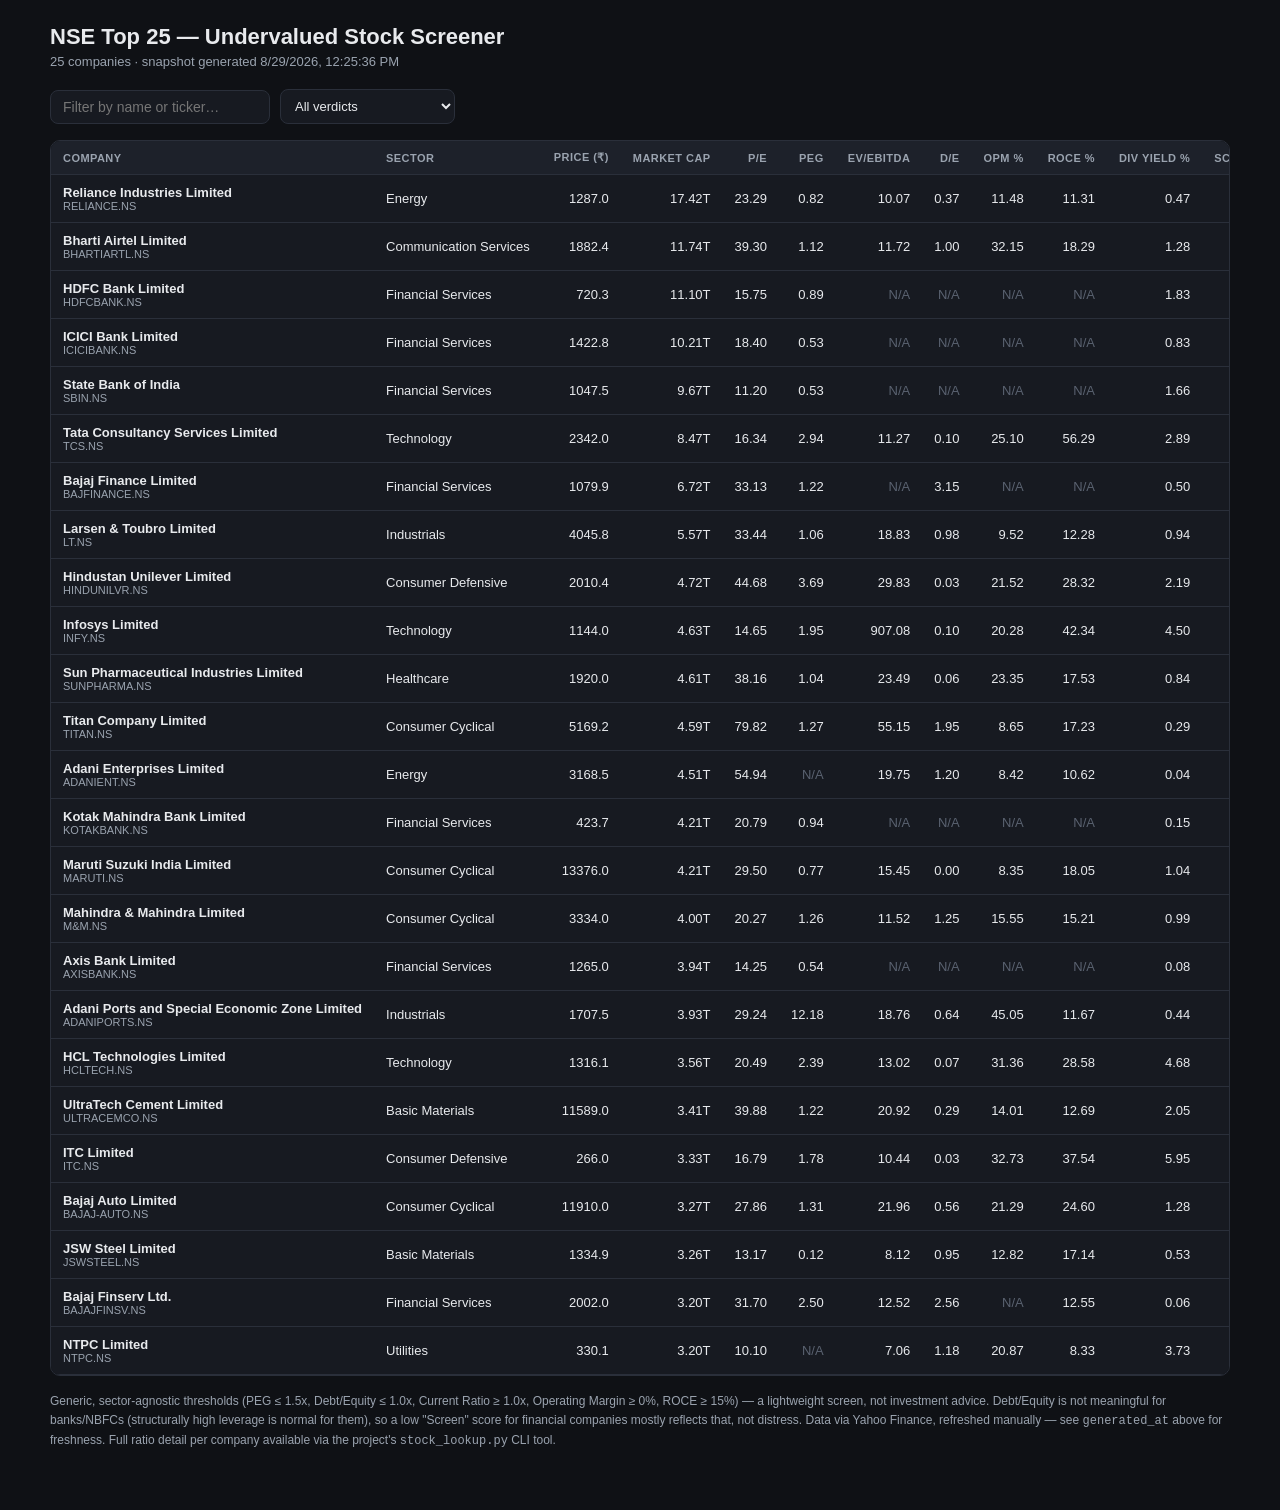
<file: docs/index.html>
<!doctype html>
<html lang="en">
<head>
<meta charset="utf-8" />
<meta name="viewport" content="width=device-width, initial-scale=1" />
<title>NSE Top 25 — Undervalued Stock Screener</title>
<style>
  :root {
    --bg: #0f1115;
    --panel: #171a21;
    --border: #2a2f3a;
    --text: #e8eaed;
    --muted: #9aa3af;
    --accent: #4f8cff;
    --pass: #3ecf8e;
    --fail: #ef5b5b;
    --na: #5a6270;
  }
  * { box-sizing: border-box; }
  body {
    margin: 0;
    background: var(--bg);
    color: var(--text);
    font-family: -apple-system, BlinkMacSystemFont, "Segoe UI", Roboto, sans-serif;
    padding: 24px 16px 60px;
  }
  .wrap { max-width: 1180px; margin: 0 auto; }
  h1 { font-size: 22px; margin: 0 0 4px; }
  .sub { color: var(--muted); font-size: 13px; margin-bottom: 20px; }
  .toolbar {
    display: flex;
    gap: 10px;
    flex-wrap: wrap;
    align-items: center;
    margin-bottom: 16px;
  }
  input[type="search"] {
    background: var(--panel);
    border: 1px solid var(--border);
    color: var(--text);
    padding: 8px 12px;
    border-radius: 8px;
    font-size: 14px;
    min-width: 220px;
  }
  select {
    background: var(--panel);
    border: 1px solid var(--border);
    color: var(--text);
    padding: 8px 10px;
    border-radius: 8px;
    font-size: 13px;
  }
  .table-wrap {
    overflow-x: auto;
    border: 1px solid var(--border);
    border-radius: 10px;
    background: var(--panel);
  }
  table { border-collapse: collapse; width: 100%; min-width: 900px; font-size: 13px; }
  th, td { padding: 10px 12px; text-align: right; white-space: nowrap; }
  th:first-child, td:first-child, th:nth-child(2), td:nth-child(2) { text-align: left; }
  thead th {
    position: sticky;
    top: 0;
    background: #1d212a;
    color: var(--muted);
    font-weight: 600;
    font-size: 11px;
    text-transform: uppercase;
    letter-spacing: 0.04em;
    cursor: pointer;
    user-select: none;
    border-bottom: 1px solid var(--border);
  }
  thead th:hover { color: var(--text); }
  tbody tr { border-bottom: 1px solid var(--border); }
  tbody tr:hover { background: #1c202a; }
  .name { font-weight: 600; }
  .ticker { color: var(--muted); font-size: 11px; }
  .badge {
    display: inline-block;
    padding: 2px 8px;
    border-radius: 999px;
    font-size: 11px;
    font-weight: 600;
  }
  .badge.strong { background: rgba(62,207,142,0.15); color: var(--pass); }
  .badge.mixed { background: rgba(79,140,255,0.15); color: var(--accent); }
  .badge.weak { background: rgba(239,91,91,0.15); color: var(--fail); }
  .na { color: var(--na); }
  .footnote { margin-top: 16px; color: var(--muted); font-size: 12px; line-height: 1.6; }
  .error { color: var(--fail); padding: 40px; text-align: center; }
</style>
</head>
<body>
<div class="wrap">
  <h1>NSE Top 25 — Undervalued Stock Screener</h1>
  <div class="sub" id="meta">Loading snapshot…</div>

  <div class="toolbar">
    <input type="search" id="search" placeholder="Filter by name or ticker…" />
    <select id="verdictFilter">
      <option value="">All verdicts</option>
      <option value="strong">Clears most thresholds</option>
      <option value="mixed">Mixed</option>
      <option value="weak">Fails most thresholds</option>
    </select>
  </div>

  <div class="table-wrap">
    <table id="tbl">
      <thead>
        <tr>
          <th data-key="name">Company</th>
          <th data-key="sector">Sector</th>
          <th data-key="price">Price (₹)</th>
          <th data-key="market_cap">Market Cap</th>
          <th data-key="trailing_pe">P/E</th>
          <th data-key="peg">PEG</th>
          <th data-key="ev_ebitda">EV/EBITDA</th>
          <th data-key="debt_equity">D/E</th>
          <th data-key="opm">OPM %</th>
          <th data-key="roce">ROCE %</th>
          <th data-key="dividend_yield">Div Yield %</th>
          <th data-key="score">Screen</th>
        </tr>
      </thead>
      <tbody id="tbody"></tbody>
    </table>
  </div>

  <div class="footnote">
    Generic, sector-agnostic thresholds (PEG ≤ 1.5x, Debt/Equity ≤ 1.0x, Current Ratio ≥ 1.0x, Operating Margin ≥ 0%, ROCE ≥ 15%) —
    a lightweight screen, not investment advice. Debt/Equity is not meaningful for banks/NBFCs (structurally high leverage is normal for them),
    so a low "Screen" score for financial companies mostly reflects that, not distress. Data via Yahoo Finance, refreshed manually —
    see <code>generated_at</code> above for freshness. Full ratio detail per company available via the project's <code>stock_lookup.py</code> CLI tool.
  </div>
</div>

<script>
let allRows = [];
let sortKey = "market_cap";
let sortDir = -1;

function fmtCap(v) {
  if (v == null) return "—";
  if (v >= 1e12) return (v / 1e12).toFixed(2) + "T";
  if (v >= 1e9) return (v / 1e9).toFixed(2) + "B";
  if (v >= 1e7) return (v / 1e7).toFixed(2) + "Cr";
  return v.toLocaleString();
}

function fmtNum(v, digits = 2) {
  return v == null ? '<span class="na">N/A</span>' : v.toFixed(digits);
}

function scoreBadge(passed, total) {
  if (total === 0) return '<span class="na">N/A</span>';
  const ratio = passed / total;
  let cls = "mixed";
  if (ratio >= 0.8) cls = "strong";
  else if (ratio < 0.4) cls = "weak";
  return `<span class="badge ${cls}">${passed}/${total}</span>`;
}

function scoreClass(passed, total) {
  if (total === 0) return "";
  const ratio = passed / total;
  if (ratio >= 0.8) return "strong";
  if (ratio < 0.4) return "weak";
  return "mixed";
}

function render() {
  const q = document.getElementById("search").value.trim().toLowerCase();
  const verdict = document.getElementById("verdictFilter").value;

  let rows = allRows.filter(r => {
    const matchesQ = !q || r.name.toLowerCase().includes(q) || r.ticker.toLowerCase().includes(q);
    const matchesV = !verdict || scoreClass(r.thresholds_passed, r.thresholds_total) === verdict;
    return matchesQ && matchesV;
  });

  rows.sort((a, b) => {
    let av = sortKey === "score" ? (a.thresholds_total ? a.thresholds_passed / a.thresholds_total : -1) : a[sortKey];
    let bv = sortKey === "score" ? (b.thresholds_total ? b.thresholds_passed / b.thresholds_total : -1) : b[sortKey];
    if (typeof av === "string") return sortDir * av.localeCompare(bv);
    av = av == null ? -Infinity : av;
    bv = bv == null ? -Infinity : bv;
    return sortDir * (av - bv);
  });

  const tbody = document.getElementById("tbody");
  tbody.innerHTML = rows.map(r => `
    <tr>
      <td><div class="name">${r.name}</div><div class="ticker">${r.ticker}</div></td>
      <td>${r.sector || '<span class="na">N/A</span>'}</td>
      <td>${fmtNum(r.price, 1)}</td>
      <td>${fmtCap(r.market_cap)}</td>
      <td>${fmtNum(r.trailing_pe)}</td>
      <td>${fmtNum(r.peg)}</td>
      <td>${fmtNum(r.ev_ebitda)}</td>
      <td>${fmtNum(r.debt_equity)}</td>
      <td>${fmtNum(r.opm)}</td>
      <td>${fmtNum(r.roce)}</td>
      <td>${fmtNum(r.dividend_yield)}</td>
      <td>${scoreBadge(r.thresholds_passed, r.thresholds_total)}</td>
    </tr>
  `).join("");
}

document.querySelectorAll("thead th[data-key]").forEach(th => {
  th.addEventListener("click", () => {
    const key = th.dataset.key;
    if (sortKey === key) sortDir *= -1;
    else { sortKey = key; sortDir = -1; }
    render();
  });
});
document.getElementById("search").addEventListener("input", render);
document.getElementById("verdictFilter").addEventListener("change", render);

fetch("data.json")
  .then(r => {
    if (!r.ok) throw new Error("data.json not found");
    return r.json();
  })
  .then(data => {
    allRows = data.companies;
    const generated = new Date(data.generated_at);
    document.getElementById("meta").textContent =
      `${data.companies.length} companies · snapshot generated ${generated.toLocaleString()}`;
    render();
  })
  .catch(err => {
    document.getElementById("tbody").innerHTML = "";
    document.querySelector(".table-wrap").outerHTML =
      `<div class="error">Couldn't load data.json (${err.message}). Run fetch_top25.py and push docs/data.json.</div>`;
  });
</script>
</body>
</html>
</file>
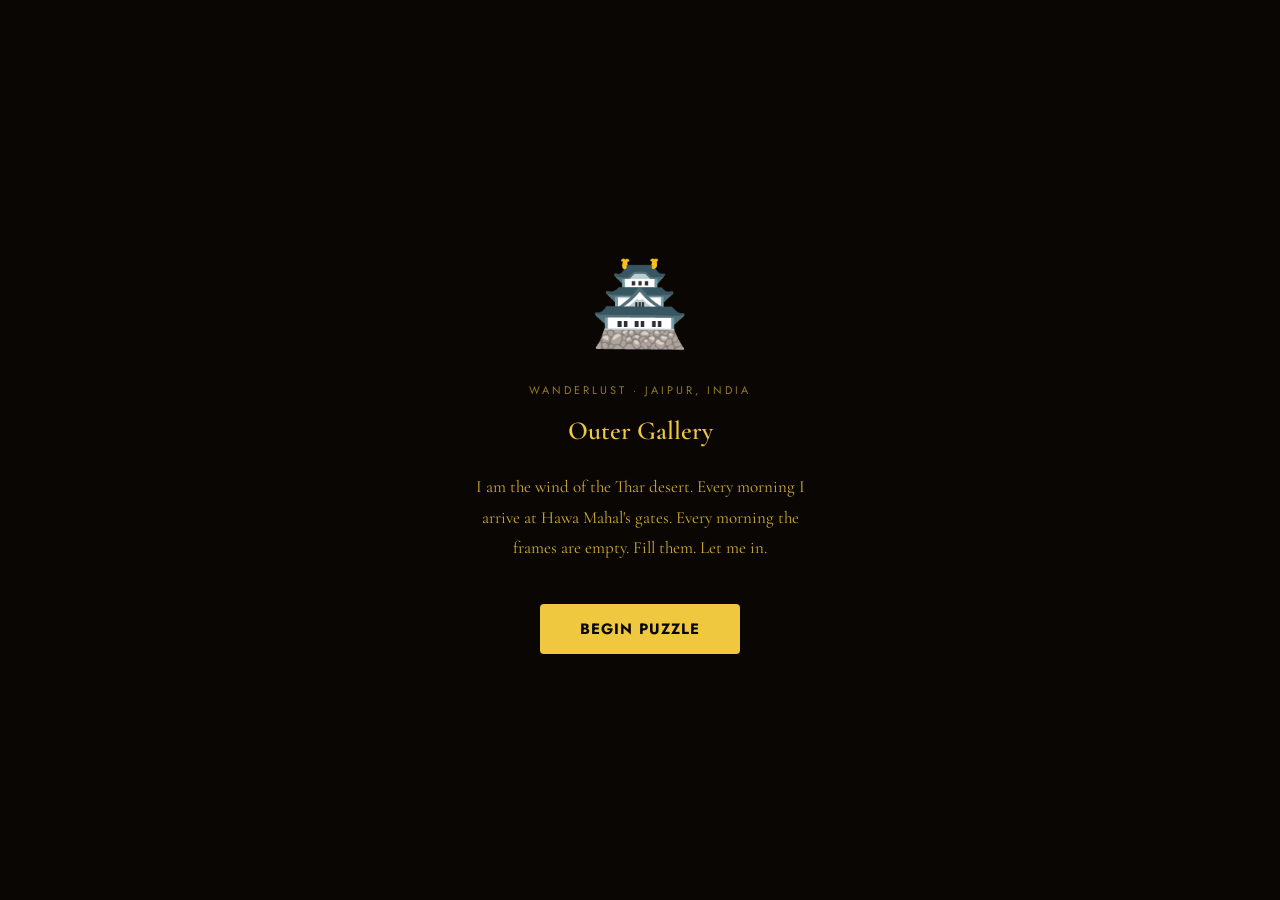
<file: wanderlust/index.html>
<!DOCTYPE html>
<html lang="en">
<head>
<meta charset="UTF-8">
<meta name="viewport" content="width=device-width, initial-scale=1.0">
<title>Wanderlust — Hawa Mahal</title>
<style>
* { box-sizing: border-box; margin: 0; padding: 0; }

body {
  font-family: 'Jost', sans-serif;
  background: #0A0603;
  color: #F0C840;
  min-height: 100vh;
  display: flex;
  flex-direction: column;
  align-items: center;
  justify-content: center;
  overflow: hidden;
}

#app {
  width: 100%;
  max-width: 420px;
  min-height: 100vh;
  display: flex;
  flex-direction: column;
  align-items: center;
  position: relative;
}

/* ── SCREENS ── */
.screen { display: none; width: 100%; flex-direction: column; align-items: center; padding: 20px; }
.screen.active { display: flex; }

/* ── SKY ── */
#sky {
  position: fixed; top: 0; left: 0; width: 100%; height: 100%;
  background: #0A0603;
  transition: background 1.5s ease;
  z-index: -1;
}

/* ── STORY SCREEN ── */
#story-screen { justify-content: center; min-height: 100vh; }
.story-badge { font-size: 11px; letter-spacing: 3px; text-transform: uppercase; opacity: 0.6; margin-bottom: 16px; }
.story-chapter { font-family: 'Cormorant Garamond', serif; font-size: 26px; font-weight: 600; text-align: center; margin-bottom: 24px; line-height: 1.3; }
.story-text { font-family: 'Cormorant Garamond', serif; font-size: 17px; line-height: 1.8; text-align: center; opacity: 0.85; max-width: 340px; margin-bottom: 40px; }
.story-palace { font-size: 80px; margin-bottom: 20px; }
.btn-primary {
  background: #F0C840; color: #0A0603;
  border: none; padding: 14px 40px;
  font-family: 'Jost', sans-serif; font-size: 15px; font-weight: 700;
  letter-spacing: 1px; text-transform: uppercase;
  cursor: pointer; border-radius: 4px;
  transition: opacity 0.2s;
}
.btn-primary:hover { opacity: 0.85; }

/* ── PUZZLE SCREEN ── */
#puzzle-screen { padding: 16px; }

.puzzle-header { width: 100%; display: flex; justify-content: space-between; align-items: center; margin-bottom: 12px; }
.puzzle-title { font-size: 13px; letter-spacing: 2px; text-transform: uppercase; opacity: 0.7; }
.puzzle-progress { font-size: 13px; opacity: 0.7; }

/* Palace illustration */
#palace-wrap { width: 100%; margin-bottom: 16px; }
#palace-svg { width: 100%; height: 120px; }

/* Window name */
#window-name { font-family: 'Cormorant Garamond', serif; font-size: 20px; text-align: center; margin-bottom: 4px; }
#window-sub { font-size: 11px; letter-spacing: 2px; text-transform: uppercase; opacity: 0.5; margin-bottom: 16px; }

/* Grid */
#grid-wrap {
  background: rgba(255,255,255,0.04);
  border: 1px solid rgba(240,200,64,0.15);
  border-radius: 8px;
  padding: 12px;
  margin-bottom: 16px;
  display: inline-block;
}
#grid {
  display: grid;
  gap: 3px;
}
.cell {
  width: 48px; height: 48px;
  border-radius: 4px;
  cursor: pointer;
  transition: background 0.15s, transform 0.1s;
  position: relative;
}
.cell.inactive { background: rgba(255,255,255,0.03); cursor: default; }
.cell.empty { background: rgba(240,200,64,0.08); border: 1px solid rgba(240,200,64,0.18); }
.cell.valid-target { background: rgba(240,200,64,0.25); border: 1px solid rgba(240,200,64,0.6); animation: pulse 0.8s infinite alternate; }
.cell.filled { cursor: pointer; }

@keyframes pulse { from { opacity: 0.7; } to { opacity: 1; } }

/* Tray */
#tray-label { font-size: 11px; letter-spacing: 2px; text-transform: uppercase; opacity: 0.4; margin-bottom: 10px; align-self: flex-start; }
#tray {
  width: 100%;
  display: flex;
  flex-wrap: wrap;
  gap: 8px;
  margin-bottom: 16px;
  min-height: 64px;
}
.piece-btn {
  display: grid;
  gap: 2px;
  padding: 6px;
  background: rgba(255,255,255,0.05);
  border: 2px solid transparent;
  border-radius: 6px;
  cursor: pointer;
  transition: border-color 0.15s, transform 0.1s;
}
.piece-btn:hover { transform: scale(1.05); }
.piece-btn.selected { border-color: #F0C840; }
.piece-cell {
  width: 16px; height: 16px;
  border-radius: 2px;
}

/* Controls */
#controls { display: flex; gap: 12px; width: 100%; }
#hint-btn {
  flex: 1; padding: 12px;
  background: transparent; border: 1px solid rgba(240,200,64,0.3);
  color: #F0C840; font-family: 'Jost', sans-serif; font-size: 13px;
  letter-spacing: 1px; text-transform: uppercase;
  cursor: pointer; border-radius: 4px; transition: border-color 0.2s;
}
#hint-btn:hover { border-color: #F0C840; }
#reset-btn {
  padding: 12px 20px;
  background: transparent; border: 1px solid rgba(255,255,255,0.15);
  color: rgba(255,255,255,0.4); font-family: 'Jost', sans-serif; font-size: 13px;
  letter-spacing: 1px; text-transform: uppercase;
  cursor: pointer; border-radius: 4px; transition: border-color 0.2s;
}
#reset-btn:hover { border-color: rgba(255,255,255,0.4); color: rgba(255,255,255,0.7); }

/* Stars */
.stars { display: flex; gap: 4px; font-size: 18px; margin-bottom: 8px; }

/* Toast */
#toast {
  position: fixed; bottom: 40px; left: 50%; transform: translateX(-50%);
  background: #F0C840; color: #0A0603;
  padding: 12px 24px; border-radius: 24px;
  font-size: 13px; font-weight: 700; letter-spacing: 1px;
  opacity: 0; transition: opacity 0.3s;
  pointer-events: none; white-space: nowrap; z-index: 100;
}
#toast.show { opacity: 1; }

/* ── WIN SCREEN ── */
#win-screen { justify-content: center; min-height: 100vh; }
.stamp-card {
  border: 2px solid #F0C840;
  border-radius: 12px;
  padding: 32px 28px;
  text-align: center;
  max-width: 300px;
  margin-bottom: 32px;
}
.stamp-icon { font-size: 64px; margin-bottom: 12px; }
.stamp-name { font-family: 'Cormorant Garamond', serif; font-size: 28px; margin-bottom: 4px; }
.stamp-city { font-size: 12px; letter-spacing: 3px; text-transform: uppercase; opacity: 0.5; margin-bottom: 16px; }
.stamp-fact { font-size: 13px; line-height: 1.7; opacity: 0.7; }
.win-label { font-size: 12px; letter-spacing: 3px; text-transform: uppercase; opacity: 0.5; margin-bottom: 8px; }

/* Wrong placement flash */
.cell.wrong { animation: wrong-flash 0.4s; }
@keyframes wrong-flash {
  0%,100% { background: rgba(240,200,64,0.08); }
  50% { background: rgba(255,80,80,0.4); }
}
</style>
<link rel="preconnect" href="https://fonts.googleapis.com">
<link href="https://fonts.googleapis.com/css2?family=Cormorant+Garamond:wght@400;600&family=Jost:wght@400;700&display=swap" rel="stylesheet">
</head>
<body>
<div id="sky"></div>
<div id="app">

  <!-- STORY SCREEN -->
  <div id="story-screen" class="screen active">
    <div class="story-palace">🏯</div>
    <div class="story-badge">Wanderlust · Jaipur, India</div>
    <div class="story-chapter" id="story-chapter">Hawa Mahal</div>
    <div class="story-text" id="story-text"></div>
    <button class="btn-primary" id="story-btn">Begin Puzzle</button>
  </div>

  <!-- PUZZLE SCREEN -->
  <div id="puzzle-screen" class="screen">
    <div class="puzzle-header">
      <span class="puzzle-title">Hawa Mahal</span>
      <span class="puzzle-progress" id="progress-text">Window 1 of 5</span>
    </div>
    <div id="palace-wrap">
      <svg id="palace-svg" viewBox="0 0 400 120" xmlns="http://www.w3.org/2000/svg">
        <!-- Palace silhouette groups - each lights up on completion -->
        <g id="pal-base">
          <rect x="0" y="80" width="400" height="40" fill="#1a0f05" opacity="0.8"/>
          <rect x="20" y="60" width="360" height="25" fill="#1a0f05" opacity="0.8"/>
        </g>
        <g id="pal-w1" opacity="0.2"><rect x="25" y="40" width="55" height="35" rx="4" fill="#8B4513"/><rect x="35" y="20" width="35" height="25" rx="14" fill="#8B4513"/></g>
        <g id="pal-w2" opacity="0.2"><rect x="90" y="30" width="55" height="45" rx="4" fill="#8B4513"/><rect x="100" y="8" width="35" height="28" rx="14" fill="#8B4513"/></g>
        <g id="pal-w3" opacity="0.2"><rect x="160" y="20" width="80" height="55" rx="4" fill="#8B4513"/><rect x="175" y="0" width="50" height="30" rx="20" fill="#8B4513"/></g>
        <g id="pal-w4" opacity="0.2"><rect x="255" y="30" width="55" height="45" rx="4" fill="#8B4513"/><rect x="265" y="8" width="35" height="28" rx="14" fill="#8B4513"/></g>
        <g id="pal-w5" opacity="0.2"><rect x="320" y="40" width="55" height="35" rx="4" fill="#8B4513"/><rect x="330" y="20" width="35" height="25" rx="14" fill="#8B4513"/></g>
      </svg>
    </div>
    <div id="window-name">Side Gallery Window</div>
    <div id="window-sub">Fill the frame · Window 1 of 5</div>
    <div id="grid-wrap"><div id="grid"></div></div>
    <div id="tray-label">Pieces</div>
    <div id="tray"></div>
    <div id="controls">
      <button id="hint-btn">💡 Hint</button>
      <button id="reset-btn">Reset</button>
    </div>
  </div>

  <!-- WIN SCREEN -->
  <div id="win-screen" class="screen">
    <div class="win-label">Palace Awakened</div>
    <div class="stamp-card">
      <div class="stamp-icon">🏯</div>
      <div class="stamp-name">Hawa Mahal</div>
      <div class="stamp-city">Jaipur · Rajasthan · India</div>
      <div class="stars" id="win-stars"></div>
      <div class="stamp-fact">Built in 1799 by Maharaja Sawai Pratap Singh, Hawa Mahal's 953 windows were designed so royal women could observe street life while remaining unseen.</div>
    </div>
    <button class="btn-primary" id="next-city-btn">Explore Next City →</button>
  </div>

</div>
<div id="toast"></div>

<script src="game.js"></script>
</body>
</html>
</file>
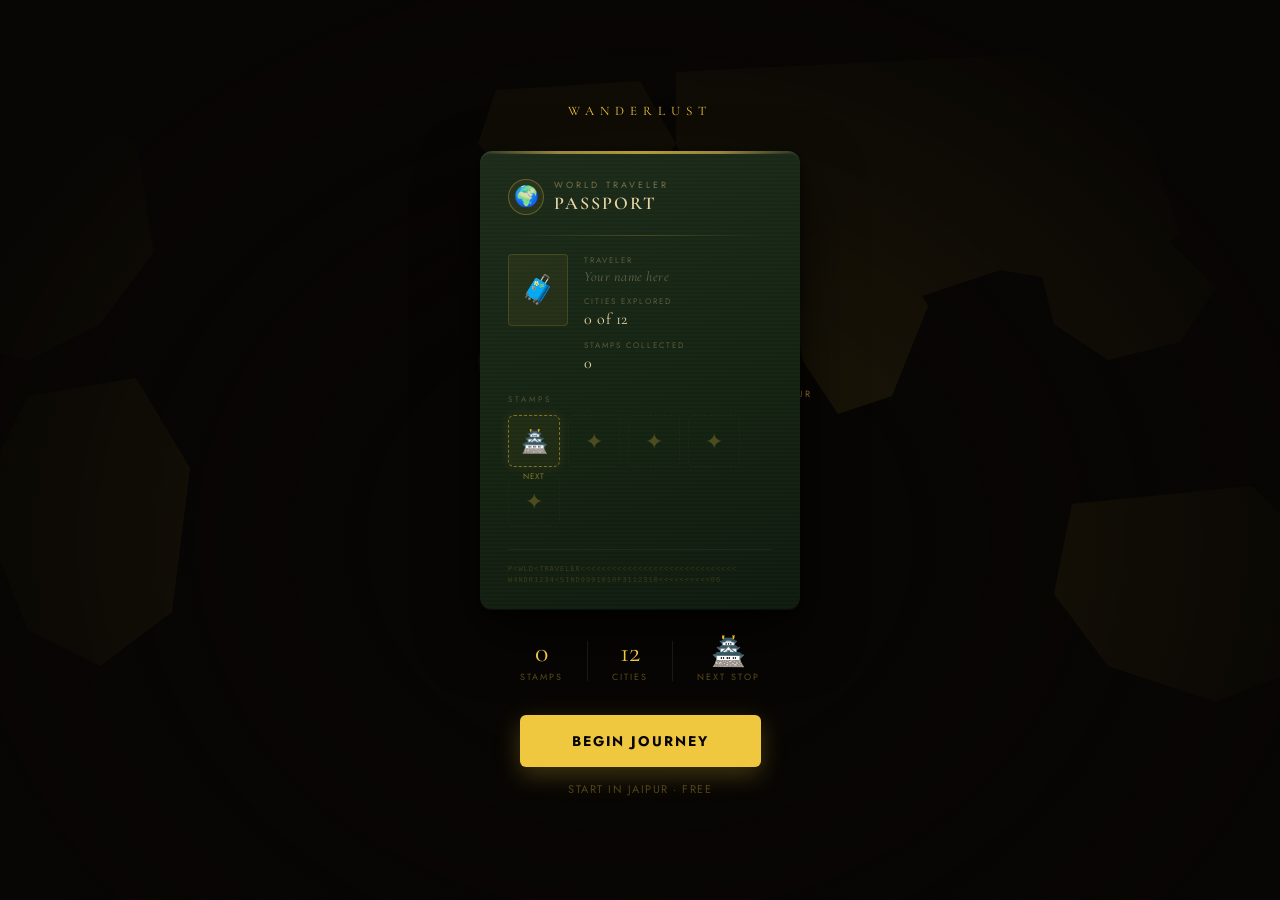
<file: wanderlust/homescreen-passport.html>
<!DOCTYPE html>
<html lang="en">
<head>
<meta charset="UTF-8">
<meta name="viewport" content="width=device-width, initial-scale=1.0">
<title>Wanderlust — Home</title>
<link href="https://fonts.googleapis.com/css2?family=Cormorant+Garamond:ital,wght@0,400;0,600;1,400&family=Jost:wght@300;400;700&display=swap" rel="stylesheet">
<style>
* { box-sizing: border-box; margin: 0; padding: 0; }

body {
  font-family: 'Jost', sans-serif;
  background: #080604;
  color: #F0C840;
  min-height: 100vh;
  overflow: hidden;
  display: flex;
  align-items: center;
  justify-content: center;
}

/* ── WORLD MAP BG ── */
#map-bg {
  position: fixed;
  inset: 0;
  opacity: 0.07;
  overflow: hidden;
}
#map-bg svg {
  width: 100%;
  height: 100%;
  object-fit: cover;
}

/* ── GLOW VIGNETTE ── */
#vignette {
  position: fixed;
  inset: 0;
  background: radial-gradient(ellipse at 50% 60%, transparent 30%, #080604 80%);
  pointer-events: none;
}

/* ── JAIPUR GLOW DOT ── */
#jaipur-dot {
  position: fixed;
  /* roughly India on a world map centered at 50%/50% */
  left: 62%;
  top: 42%;
  width: 10px;
  height: 10px;
  border-radius: 50%;
  background: #F0C840;
  box-shadow: 0 0 0 0 rgba(240,200,64,0.6);
  animation: glow-pulse 2.4s ease infinite;
  transform: translate(-50%, -50%);
}
#jaipur-dot::after {
  content: 'Jaipur';
  position: absolute;
  top: 14px;
  left: 50%;
  transform: translateX(-50%);
  font-size: 9px;
  letter-spacing: 1.5px;
  text-transform: uppercase;
  white-space: nowrap;
  opacity: 0.7;
  color: #F0C840;
}
@keyframes glow-pulse {
  0%   { box-shadow: 0 0 0 0 rgba(240,200,64,0.7); }
  60%  { box-shadow: 0 0 0 14px rgba(240,200,64,0); }
  100% { box-shadow: 0 0 0 0 rgba(240,200,64,0); }
}

/* ── APP SHELL ── */
#app {
  position: relative;
  z-index: 10;
  width: 100%;
  max-width: 400px;
  padding: 32px 24px;
  display: flex;
  flex-direction: column;
  align-items: center;
  gap: 0;
}

/* ── WORDMARK ── */
.wordmark {
  font-family: 'Cormorant Garamond', serif;
  font-size: 13px;
  letter-spacing: 6px;
  text-transform: uppercase;
  opacity: 0.45;
  margin-bottom: 32px;
  animation: fadeUp 1s ease 0.2s both;
}

/* ── PASSPORT CARD ── */
.passport {
  width: 100%;
  max-width: 320px;
  background: linear-gradient(160deg, #1C2B1A 0%, #142212 60%, #0F1A0E 100%);
  border-radius: 12px;
  padding: 28px 28px 24px;
  position: relative;
  box-shadow:
    0 2px 0 rgba(255,255,255,0.06) inset,
    0 -1px 0 rgba(0,0,0,0.4) inset,
    0 24px 60px rgba(0,0,0,0.7),
    0 4px 12px rgba(0,0,0,0.5);
  animation: fadeUp 1s ease 0.4s both;
  overflow: hidden;
  transform: rotate(-1.5deg);
}

/* Subtle texture overlay */
.passport::before {
  content: '';
  position: absolute;
  inset: 0;
  background-image:
    repeating-linear-gradient(
      0deg, transparent, transparent 2px,
      rgba(255,255,255,0.012) 2px, rgba(255,255,255,0.012) 4px
    );
  pointer-events: none;
  border-radius: 12px;
}

/* Gold foil strip at top */
.passport-foil {
  position: absolute;
  top: 0; left: 0; right: 0;
  height: 3px;
  background: linear-gradient(90deg, transparent, #C9A84C, #F0C840, #C9A84C, transparent);
  border-radius: 12px 12px 0 0;
  opacity: 0.7;
}

/* Country header */
.passport-country {
  display: flex;
  align-items: center;
  gap: 10px;
  margin-bottom: 20px;
}
.passport-emblem {
  width: 36px;
  height: 36px;
  border-radius: 50%;
  border: 1px solid rgba(240,200,64,0.3);
  display: flex;
  align-items: center;
  justify-content: center;
  font-size: 20px;
  background: rgba(240,200,64,0.06);
  flex-shrink: 0;
}
.passport-country-text {
  display: flex;
  flex-direction: column;
}
.passport-country-name {
  font-size: 9px;
  letter-spacing: 3px;
  text-transform: uppercase;
  opacity: 0.5;
  color: #d4b87a;
  line-height: 1;
  margin-bottom: 3px;
}
.passport-type {
  font-family: 'Cormorant Garamond', serif;
  font-size: 18px;
  font-weight: 600;
  color: #e8d5a3;
  letter-spacing: 2px;
  text-transform: uppercase;
}

/* Divider */
.passport-divider {
  height: 1px;
  background: linear-gradient(90deg, transparent, rgba(240,200,64,0.2), transparent);
  margin-bottom: 18px;
}

/* Photo + info row */
.passport-info-row {
  display: flex;
  gap: 16px;
  margin-bottom: 20px;
}
.passport-photo {
  width: 60px;
  height: 72px;
  background: rgba(240,200,64,0.06);
  border: 1px solid rgba(240,200,64,0.15);
  border-radius: 4px;
  flex-shrink: 0;
  display: flex;
  align-items: center;
  justify-content: center;
  font-size: 28px;
  overflow: hidden;
}
.passport-fields { flex: 1; display: flex; flex-direction: column; gap: 10px; }
.passport-field { display: flex; flex-direction: column; gap: 2px; }
.field-label {
  font-size: 8px;
  letter-spacing: 2px;
  text-transform: uppercase;
  opacity: 0.35;
  color: #d4b87a;
}
.field-value {
  font-family: 'Cormorant Garamond', serif;
  font-size: 16px;
  color: #e8d5a3;
  letter-spacing: 0.5px;
}
.field-value.empty {
  font-style: italic;
  opacity: 0.35;
  font-size: 14px;
}

/* Stamps section */
.passport-stamps-label {
  font-size: 8px;
  letter-spacing: 3px;
  text-transform: uppercase;
  opacity: 0.3;
  color: #d4b87a;
  margin-bottom: 10px;
}
.passport-stamps-row {
  display: flex;
  gap: 8px;
  flex-wrap: wrap;
}
.stamp-slot {
  width: 52px;
  height: 52px;
  border: 1.5px dashed rgba(240,200,64,0.15);
  border-radius: 6px;
  display: flex;
  align-items: center;
  justify-content: center;
  font-size: 22px;
  position: relative;
}
.stamp-slot.empty-slot {
  opacity: 0.25;
}
.stamp-slot.active-slot {
  border-color: rgba(240,200,64,0.45);
  background: rgba(240,200,64,0.05);
  opacity: 1;
  box-shadow: 0 0 12px rgba(240,200,64,0.1);
}
.stamp-slot.active-slot::after {
  content: 'Next';
  position: absolute;
  bottom: -16px;
  left: 50%;
  transform: translateX(-50%);
  font-size: 8px;
  letter-spacing: 1px;
  text-transform: uppercase;
  color: #F0C840;
  opacity: 0.5;
  white-space: nowrap;
}

/* MRZ strip */
.passport-mrz {
  margin-top: 22px;
  padding-top: 14px;
  border-top: 1px solid rgba(255,255,255,0.05);
  font-family: 'Courier New', monospace;
  font-size: 7px;
  color: rgba(240,200,64,0.18);
  letter-spacing: 1px;
  line-height: 1.6;
  overflow: hidden;
  white-space: nowrap;
}

/* ── STATS ROW ── */
.stats-row {
  display: flex;
  gap: 24px;
  margin: 28px 0 32px;
  animation: fadeUp 1s ease 0.6s both;
}
.stat {
  display: flex;
  flex-direction: column;
  align-items: center;
  gap: 4px;
}
.stat-num {
  font-family: 'Cormorant Garamond', serif;
  font-size: 28px;
  color: #F0C840;
  line-height: 1;
}
.stat-label {
  font-size: 9px;
  letter-spacing: 2px;
  text-transform: uppercase;
  opacity: 0.35;
}
.stat-divider {
  width: 1px;
  height: 40px;
  background: rgba(255,255,255,0.08);
  align-self: center;
}

/* ── CTA ── */
.cta-wrap {
  display: flex;
  flex-direction: column;
  align-items: center;
  gap: 14px;
  animation: fadeUp 1s ease 0.8s both;
}
.btn-begin {
  padding: 16px 52px;
  background: #F0C840;
  color: #080604;
  border: none;
  font-family: 'Jost', sans-serif;
  font-size: 14px;
  font-weight: 700;
  letter-spacing: 2px;
  text-transform: uppercase;
  cursor: pointer;
  border-radius: 6px;
  transition: opacity 0.2s, transform 0.15s;
  box-shadow: 0 8px 24px rgba(240,200,64,0.25);
}
.btn-begin:hover { opacity: 0.88; transform: translateY(-1px); }
.btn-begin:active { transform: scale(0.97); }

.cta-sub {
  font-size: 11px;
  letter-spacing: 1.5px;
  opacity: 0.3;
  text-transform: uppercase;
}

/* ── ANIMATIONS ── */
@keyframes fadeUp {
  from { opacity: 0; transform: translateY(18px); }
  to   { opacity: 1; transform: translateY(0); }
}
</style>
</head>
<body>

<!-- Faint world map background -->
<div id="map-bg">
  <!-- Simplified SVG world continents -->
  <svg viewBox="0 0 1000 500" xmlns="http://www.w3.org/2000/svg" preserveAspectRatio="xMidYMid slice">
    <!-- North America -->
    <path d="M80,60 L180,50 L220,80 L230,140 L200,180 L160,200 L120,190 L90,160 L70,120 Z" fill="#F0C840"/>
    <!-- South America -->
    <path d="M160,220 L220,210 L250,260 L240,340 L200,370 L160,350 L140,300 L145,250 Z" fill="#F0C840"/>
    <!-- Europe -->
    <path d="M420,50 L500,45 L520,80 L500,110 L460,120 L430,100 L410,80 Z" fill="#F0C840"/>
    <!-- Africa -->
    <path d="M430,130 L510,120 L540,160 L540,280 L500,320 L450,310 L420,270 L410,200 L420,160 Z" fill="#F0C840"/>
    <!-- Asia -->
    <path d="M520,40 L720,30 L780,70 L800,130 L760,160 L700,150 L640,170 L580,160 L540,120 L520,80 Z" fill="#F0C840"/>
    <!-- India subcontinent -->
    <path d="M600,140 L640,135 L660,170 L640,220 L610,230 L590,200 L585,165 Z" fill="#F0C840"/>
    <!-- Southeast Asia -->
    <path d="M720,140 L790,130 L820,160 L800,190 L760,200 L730,180 Z" fill="#F0C840"/>
    <!-- Australia -->
    <path d="M740,280 L840,270 L880,310 L870,370 L820,390 L760,370 L730,330 Z" fill="#F0C840"/>
    <!-- Japan -->
    <path d="M810,80 L830,75 L840,95 L825,105 L810,95 Z" fill="#F0C840"/>
  </svg>
</div>

<!-- Jaipur glow -->
<div id="jaipur-dot"></div>

<!-- Vignette -->
<div id="vignette"></div>

<!-- App -->
<div id="app">

  <div class="wordmark">Wanderlust</div>

  <!-- Passport -->
  <div class="passport">
    <div class="passport-foil"></div>

    <div class="passport-country">
      <div class="passport-emblem">🌍</div>
      <div class="passport-country-text">
        <span class="passport-country-name">World Traveler</span>
        <span class="passport-type">Passport</span>
      </div>
    </div>

    <div class="passport-divider"></div>

    <div class="passport-info-row">
      <div class="passport-photo">🧳</div>
      <div class="passport-fields">
        <div class="passport-field">
          <span class="field-label">Traveler</span>
          <span class="field-value empty">Your name here</span>
        </div>
        <div class="passport-field">
          <span class="field-label">Cities Explored</span>
          <span class="field-value">0 of 12</span>
        </div>
        <div class="passport-field">
          <span class="field-label">Stamps Collected</span>
          <span class="field-value">0</span>
        </div>
      </div>
    </div>

    <div class="passport-stamps-label">Stamps</div>
    <div class="passport-stamps-row">
      <div class="stamp-slot active-slot">🏯</div>
      <div class="stamp-slot empty-slot">✦</div>
      <div class="stamp-slot empty-slot">✦</div>
      <div class="stamp-slot empty-slot">✦</div>
      <div class="stamp-slot empty-slot">✦</div>
    </div>

    <div class="passport-mrz">
      P&lt;WLD&lt;TRAVELER&lt;&lt;&lt;&lt;&lt;&lt;&lt;&lt;&lt;&lt;&lt;&lt;&lt;&lt;&lt;&lt;&lt;&lt;&lt;&lt;&lt;&lt;&lt;&lt;&lt;&lt;&lt;&lt;&lt;&lt;<br>
      W4NDR1234&lt;5IND9901010F3112310&lt;&lt;&lt;&lt;&lt;&lt;&lt;&lt;&lt;&lt;06
    </div>
  </div>

  <!-- Stats -->
  <div class="stats-row">
    <div class="stat">
      <span class="stat-num">0</span>
      <span class="stat-label">Stamps</span>
    </div>
    <div class="stat-divider"></div>
    <div class="stat">
      <span class="stat-num">12</span>
      <span class="stat-label">Cities</span>
    </div>
    <div class="stat-divider"></div>
    <div class="stat">
      <span class="stat-num">🏯</span>
      <span class="stat-label">Next Stop</span>
    </div>
  </div>

  <!-- CTA -->
  <div class="cta-wrap">
    <button class="btn-begin" onclick="beginJourney()">Begin Journey</button>
    <span class="cta-sub">Start in Jaipur · Free</span>
  </div>

</div>

<script>
function beginJourney() {
  document.querySelector('#app').style.transition = 'opacity 0.6s, transform 0.6s';
  document.querySelector('#app').style.opacity = '0';
  document.querySelector('#app').style.transform = 'translateY(-20px)';
  setTimeout(() => {
    alert('→ Transitions to World Map / City Select screen');
  }, 600);
}
</script>
</body>
</html>
</file>
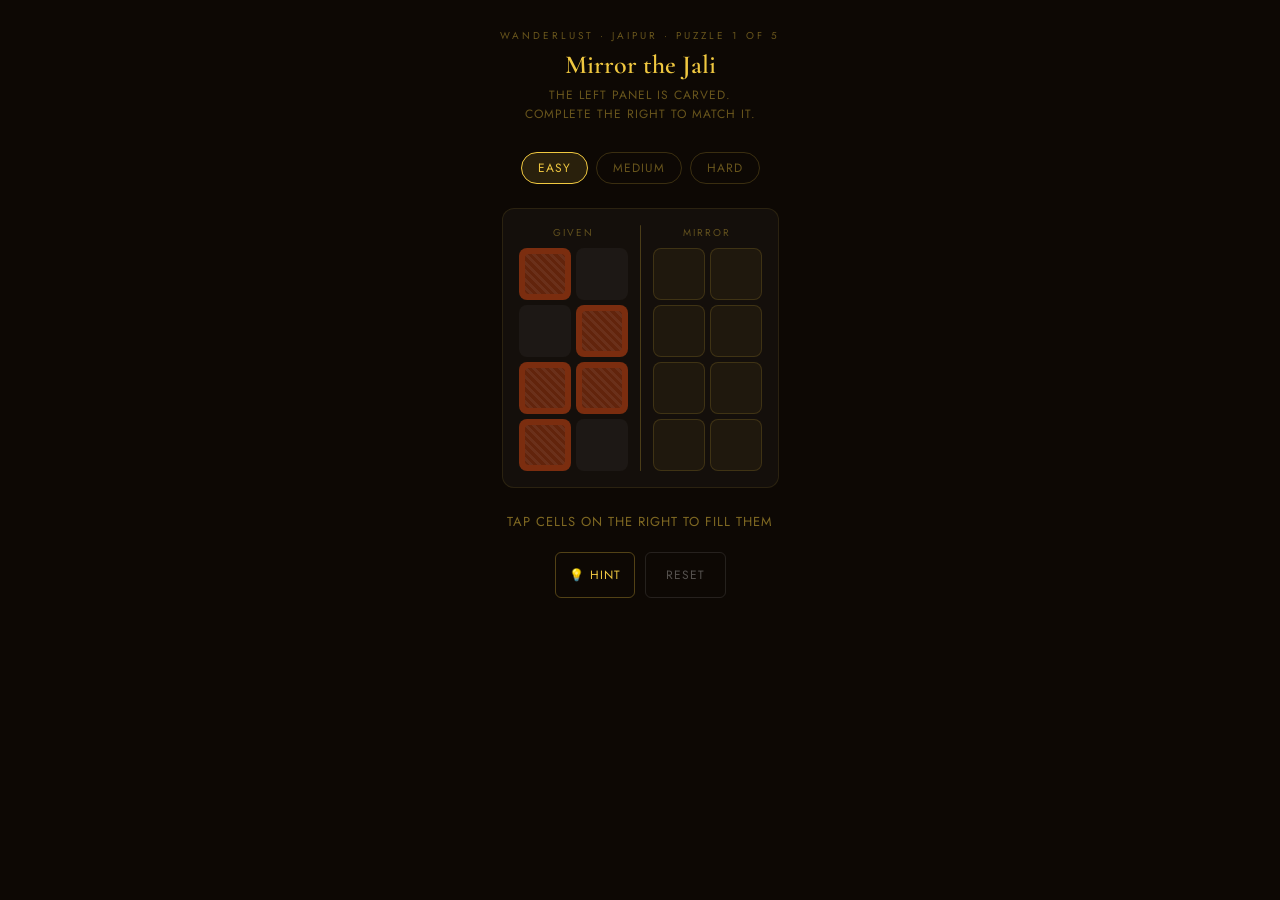
<file: wanderlust/puzzle1-mirror.html>
<!DOCTYPE html>
<html lang="en">
<head>
<meta charset="UTF-8">
<meta name="viewport" content="width=device-width, initial-scale=1.0">
<title>Wanderlust · Puzzle 1 — Mirror the Jali</title>
<link href="https://fonts.googleapis.com/css2?family=Cormorant+Garamond:wght@400;600&family=Jost:wght@400;700&display=swap" rel="stylesheet">
<style>
* { box-sizing: border-box; margin: 0; padding: 0; }

body {
  font-family: 'Jost', sans-serif;
  background: #0D0804;
  color: #F0C840;
  min-height: 100vh;
  display: flex;
  align-items: center;
  justify-content: center;
}

#app {
  width: 100%;
  max-width: 420px;
  min-height: 100vh;
  display: flex;
  flex-direction: column;
  align-items: center;
  padding: 28px 20px;
}

/* ── HEADER ── */
.tag {
  font-size: 10px;
  letter-spacing: 3px;
  text-transform: uppercase;
  opacity: 0.4;
  margin-bottom: 6px;
}
.title {
  font-family: 'Cormorant Garamond', serif;
  font-size: 26px;
  font-weight: 600;
  text-align: center;
  margin-bottom: 6px;
}
.instruction {
  font-size: 12px;
  letter-spacing: 1px;
  text-transform: uppercase;
  opacity: 0.4;
  text-align: center;
  margin-bottom: 28px;
  line-height: 1.6;
}

/* ── LEVEL TABS ── */
.levels {
  display: flex;
  gap: 8px;
  margin-bottom: 24px;
}
.lvl-btn {
  padding: 6px 16px;
  border-radius: 20px;
  font-family: 'Jost', sans-serif;
  font-size: 12px;
  letter-spacing: 1px;
  text-transform: uppercase;
  cursor: pointer;
  background: transparent;
  border: 1px solid rgba(240,200,64,0.2);
  color: rgba(240,200,64,0.4);
  transition: all 0.2s;
}
.lvl-btn.active {
  background: rgba(240,200,64,0.12);
  border-color: #F0C840;
  color: #F0C840;
}

/* ── PUZZLE GRID ── */
.grid-wrap {
  display: flex;
  align-items: stretch;
  gap: 0;
  margin-bottom: 24px;
  background: rgba(255,255,255,0.03);
  border: 1px solid rgba(240,200,64,0.1);
  border-radius: 12px;
  padding: 16px;
}

.half { display: flex; flex-direction: column; gap: 5px; }

.row { display: flex; gap: 5px; }

.divider {
  width: 1px;
  background: rgba(240,200,64,0.25);
  margin: 0 12px;
  border-radius: 1px;
}

/* Cells */
.cell {
  width: 52px;
  height: 52px;
  border-radius: 8px;
  display: flex;
  align-items: center;
  justify-content: center;
  font-size: 22px;
  transition: all 0.15s;
  position: relative;
  overflow: hidden;
}

/* Left side — given pattern */
.cell.given {
  background: #7B2D0F;
  cursor: default;
}
.cell.given::after {
  content: '';
  position: absolute;
  inset: 6px;
  background: rgba(0,0,0,0.2);
  border-radius: 4px;
  background-image: repeating-linear-gradient(
    45deg,
    transparent,
    transparent 3px,
    rgba(255,255,255,0.06) 3px,
    rgba(255,255,255,0.06) 6px
  );
}
.cell.given-empty {
  background: rgba(255,255,255,0.04);
  cursor: default;
}

/* Right side — player fills */
.cell.blank {
  background: rgba(240,200,64,0.05);
  border: 1.5px solid rgba(240,200,64,0.15);
  cursor: pointer;
}
.cell.blank:hover { border-color: rgba(240,200,64,0.4); background: rgba(240,200,64,0.1); }
.cell.blank:active { transform: scale(0.94); }

.cell.filled {
  background: rgba(212,160,23,0.25);
  border: 1.5px solid rgba(240,200,64,0.5);
  cursor: pointer;
}
.cell.filled:hover { background: rgba(212,160,23,0.35); }

.cell.correct {
  background: rgba(240,200,64,0.3);
  border: 1.5px solid #F0C840;
  cursor: pointer;
}

.cell.wrong-flash {
  animation: wflash 0.45s ease;
}
@keyframes wflash {
  0%,100% { background: rgba(240,200,64,0.05); }
  40% { background: rgba(255,60,60,0.45); border-color: rgba(255,80,80,0.8); }
}

/* ── LABELS ── */
.half-label {
  font-size: 10px;
  letter-spacing: 2px;
  text-transform: uppercase;
  opacity: 0.35;
  text-align: center;
  margin-bottom: 8px;
}

.grid-side { display: flex; flex-direction: column; align-items: center; }

/* ── STATUS ── */
.status {
  font-size: 13px;
  opacity: 0.5;
  letter-spacing: 1px;
  text-transform: uppercase;
  margin-bottom: 20px;
  min-height: 20px;
  transition: all 0.3s;
}
.status.ok { color: #F0C840; opacity: 1; }

/* ── BUTTONS ── */
.btn-row { display: flex; gap: 10px; }

.btn-hint {
  flex: 1;
  padding: 13px;
  background: transparent;
  border: 1px solid rgba(240,200,64,0.3);
  color: #F0C840;
  font-family: 'Jost', sans-serif;
  font-size: 12px;
  letter-spacing: 1px;
  text-transform: uppercase;
  cursor: pointer;
  border-radius: 6px;
  transition: border-color 0.2s;
}
.btn-hint:hover { border-color: #F0C840; }

.btn-reset {
  padding: 13px 20px;
  background: transparent;
  border: 1px solid rgba(255,255,255,0.1);
  color: rgba(255,255,255,0.3);
  font-family: 'Jost', sans-serif;
  font-size: 12px;
  letter-spacing: 1px;
  text-transform: uppercase;
  cursor: pointer;
  border-radius: 6px;
}
.btn-reset:hover { border-color: rgba(255,255,255,0.3); color: rgba(255,255,255,0.5); }

/* ── WIN BANNER ── */
#win-banner {
  display: none;
  flex-direction: column;
  align-items: center;
  text-align: center;
  padding: 28px;
  border: 1px solid rgba(240,200,64,0.3);
  border-radius: 16px;
  margin-top: 20px;
  background: rgba(240,200,64,0.05);
  animation: fadeIn 0.5s ease;
}
#win-banner.show { display: flex; }
@keyframes fadeIn { from { opacity: 0; transform: translateY(10px); } to { opacity: 1; transform: translateY(0); } }

.win-icon { font-size: 48px; margin-bottom: 10px; }
.win-title { font-family: 'Cormorant Garamond', serif; font-size: 22px; margin-bottom: 6px; }
.win-sub { font-size: 11px; letter-spacing: 2px; opacity: 0.5; text-transform: uppercase; margin-bottom: 14px; }
.win-stars { font-size: 22px; margin-bottom: 8px; }
.win-fact { font-size: 12px; line-height: 1.7; opacity: 0.6; max-width: 260px; }

.btn-next {
  margin-top: 20px;
  padding: 13px 36px;
  background: #F0C840;
  color: #0D0804;
  border: none;
  font-family: 'Jost', sans-serif;
  font-size: 13px;
  font-weight: 700;
  letter-spacing: 1px;
  text-transform: uppercase;
  cursor: pointer;
  border-radius: 6px;
}
</style>
</head>
<body>
<div id="app">

  <div class="tag">Wanderlust · Jaipur · Puzzle 1 of 5</div>
  <div class="title">Mirror the Jali</div>
  <div class="instruction">The left panel is carved.<br>Complete the right to match it.</div>

  <!-- Level selector -->
  <div class="levels">
    <button class="lvl-btn active" onclick="loadLevel(0)">Easy</button>
    <button class="lvl-btn" onclick="loadLevel(1)">Medium</button>
    <button class="lvl-btn" onclick="loadLevel(2)">Hard</button>
  </div>

  <!-- Grid -->
  <div class="grid-wrap">
    <div class="grid-side">
      <div class="half-label">Given</div>
      <div class="half" id="left-grid"></div>
    </div>
    <div class="divider"></div>
    <div class="grid-side">
      <div class="half-label">Mirror</div>
      <div class="half" id="right-grid"></div>
    </div>
  </div>

  <div class="status" id="status">Tap cells on the right to fill them</div>

  <div class="btn-row">
    <button class="btn-hint" onclick="hint()">💡 Hint</button>
    <button class="btn-reset" onclick="resetRight()">Reset</button>
  </div>

  <!-- Win banner -->
  <div id="win-banner">
    <div class="win-icon">🏯</div>
    <div class="win-title">Window Restored</div>
    <div class="win-sub">Side Gallery · Hawa Mahal</div>
    <div class="win-stars" id="win-stars"></div>
    <div class="win-fact" id="win-fact"></div>
    <button class="btn-next" onclick="nextLevel()">Next Window →</button>
  </div>

</div>

<script>
// ── LEVELS ───────────────────────────────────────────────────────────────────
// Each level: rows × cols grid (per side). pattern = 2D array, 1=filled 0=empty.
const LEVELS = [
  {
    label: 'Easy',
    rows: 4, cols: 2,
    pattern: [
      [1, 0],
      [0, 1],
      [1, 1],
      [1, 0],
    ],
    fact: 'Hawa Mahal was built so no two windows have the same jali design.',
    stars_thresholds: [0, 2, 5], // wrong taps for 3★, 2★, 1★
  },
  {
    label: 'Medium',
    rows: 5, cols: 3,
    pattern: [
      [1, 0, 0],
      [1, 1, 0],
      [0, 1, 1],
      [1, 0, 1],
      [0, 1, 0],
    ],
    fact: 'Each of Hawa Mahal\'s 953 windows is a unique geometric jali pattern carved from pink sandstone.',
    stars_thresholds: [0, 3, 7],
  },
  {
    label: 'Hard',
    rows: 6, cols: 4,
    pattern: [
      [1, 0, 1, 0],
      [0, 1, 1, 0],
      [1, 1, 0, 1],
      [0, 1, 1, 0],
      [1, 0, 0, 1],
      [1, 1, 0, 0],
    ],
    fact: 'The jali lattice of Hawa Mahal creates a natural cooling system — wind passing through cools the interior by up to 10°C.',
    stars_thresholds: [0, 4, 9],
  },
];

// ── STATE ─────────────────────────────────────────────────────────────────────
let currentLevel = 0;
let playerRight = [];   // 2D array of player-filled cells
let wrongTaps = 0;
let solved = false;

// ── RENDER ────────────────────────────────────────────────────────────────────
function loadLevel(idx) {
  currentLevel = idx;
  wrongTaps = 0;
  solved = false;

  const lv = LEVELS[idx];
  playerRight = Array.from({ length: lv.rows }, () => Array(lv.cols).fill(0));

  document.querySelectorAll('.lvl-btn').forEach((b, i) => b.classList.toggle('active', i === idx));
  document.getElementById('win-banner').classList.remove('show');
  document.getElementById('status').className = 'status';
  document.getElementById('status').textContent = 'Tap cells on the right to fill them';

  renderLeft();
  renderRight();
}

function renderLeft() {
  const lv = LEVELS[currentLevel];
  const grid = document.getElementById('left-grid');
  grid.innerHTML = '';
  lv.pattern.forEach(row => {
    const rowEl = document.createElement('div');
    rowEl.className = 'row';
    row.forEach(val => {
      const cell = document.createElement('div');
      cell.className = 'cell ' + (val ? 'given' : 'given-empty');
      rowEl.appendChild(cell);
    });
    grid.appendChild(rowEl);
  });
}

function renderRight() {
  const lv = LEVELS[currentLevel];
  const grid = document.getElementById('right-grid');
  grid.innerHTML = '';

  lv.pattern.forEach((row, r) => {
    const rowEl = document.createElement('div');
    rowEl.className = 'row';
    // Mirror: col 0 on right = col (cols-1) on left
    for (let c = 0; c < lv.cols; c++) {
      const mirrorCol = lv.cols - 1 - c;
      const isCorrect = playerRight[r][c] === 1 && lv.pattern[r][mirrorCol] === 1;
      const isFilled  = playerRight[r][c] === 1;

      const cell = document.createElement('div');

      if (isFilled && isCorrect) {
        cell.className = 'cell correct';
      } else if (isFilled) {
        cell.className = 'cell filled';
      } else {
        cell.className = 'cell blank';
      }

      cell.addEventListener('click', () => tapRight(r, c));
      rowEl.appendChild(cell);
    }
    grid.appendChild(rowEl);
  });
}

// ── INTERACTION ───────────────────────────────────────────────────────────────
function tapRight(r, c) {
  if (solved) return;
  const lv = LEVELS[currentLevel];
  const mirrorCol = lv.cols - 1 - c;
  const shouldBeFilled = lv.pattern[r][mirrorCol] === 1;

  if (playerRight[r][c] === 1) {
    // Untoggle
    playerRight[r][c] = 0;
  } else {
    playerRight[r][c] = 1;
    if (!shouldBeFilled) {
      wrongTaps++;
      // Flash wrong
      const cells = document.getElementById('right-grid').querySelectorAll('.cell');
      const flatIdx = r * lv.cols + c;
      cells[flatIdx].classList.add('wrong-flash');
      setTimeout(() => {
        playerRight[r][c] = 0;
        renderRight();
      }, 450);
      updateStatus();
      return;
    }
  }

  renderRight();
  updateStatus();
  checkComplete();
}

function updateStatus() {
  if (solved) return;
  const lv = LEVELS[currentLevel];
  let filled = 0, total = 0;
  lv.pattern.forEach(row => row.forEach(v => { if (v) total++; }));
  lv.pattern.forEach((row, r) => row.forEach((v, c) => {
    const mirrorCol = lv.cols - 1 - c;
    if (lv.pattern[r][mirrorCol] && playerRight[r][c]) filled++;
  }));
  const pct = Math.round((filled / total) * 100);
  const st = document.getElementById('status');
  st.textContent = pct === 0 ? 'Tap cells on the right to fill them' : `${filled} of ${total} cells mirrored`;
}

function checkComplete() {
  const lv = LEVELS[currentLevel];
  for (let r = 0; r < lv.rows; r++) {
    for (let c = 0; c < lv.cols; c++) {
      const mirrorCol = lv.cols - 1 - c;
      const shouldBe = lv.pattern[r][mirrorCol];
      if (playerRight[r][c] !== shouldBe) return;
    }
  }
  // Solved!
  solved = true;
  const stars = wrongTaps <= lv.stars_thresholds[0] ? 3
              : wrongTaps <= lv.stars_thresholds[1] ? 2 : 1;

  document.getElementById('status').textContent = 'Perfect symmetry!';
  document.getElementById('status').className = 'status ok';

  setTimeout(() => {
    document.getElementById('win-stars').textContent = '⭐'.repeat(stars) + '☆'.repeat(3 - stars);
    document.getElementById('win-fact').textContent = lv.fact;
    document.getElementById('win-banner').classList.add('show');
  }, 500);
}

// ── HINT ──────────────────────────────────────────────────────────────────────
function hint() {
  if (solved) return;
  const lv = LEVELS[currentLevel];
  // Find first unfilled correct cell
  for (let r = 0; r < lv.rows; r++) {
    for (let c = 0; c < lv.cols; c++) {
      const mirrorCol = lv.cols - 1 - c;
      if (lv.pattern[r][mirrorCol] === 1 && playerRight[r][c] === 0) {
        playerRight[r][c] = 1;
        renderRight();
        updateStatus();
        checkComplete();
        return;
      }
    }
  }
}

function resetRight() {
  if (solved) return;
  const lv = LEVELS[currentLevel];
  playerRight = Array.from({ length: lv.rows }, () => Array(lv.cols).fill(0));
  renderRight();
  document.getElementById('status').textContent = 'Tap cells on the right to fill them';
  document.getElementById('status').className = 'status';
}

function nextLevel() {
  const next = (currentLevel + 1) % LEVELS.length;
  loadLevel(next);
  window.scrollTo({ top: 0, behavior: 'smooth' });
}

// ── BOOT ──────────────────────────────────────────────────────────────────────
loadLevel(0);
</script>
</body>
</html>
</file>
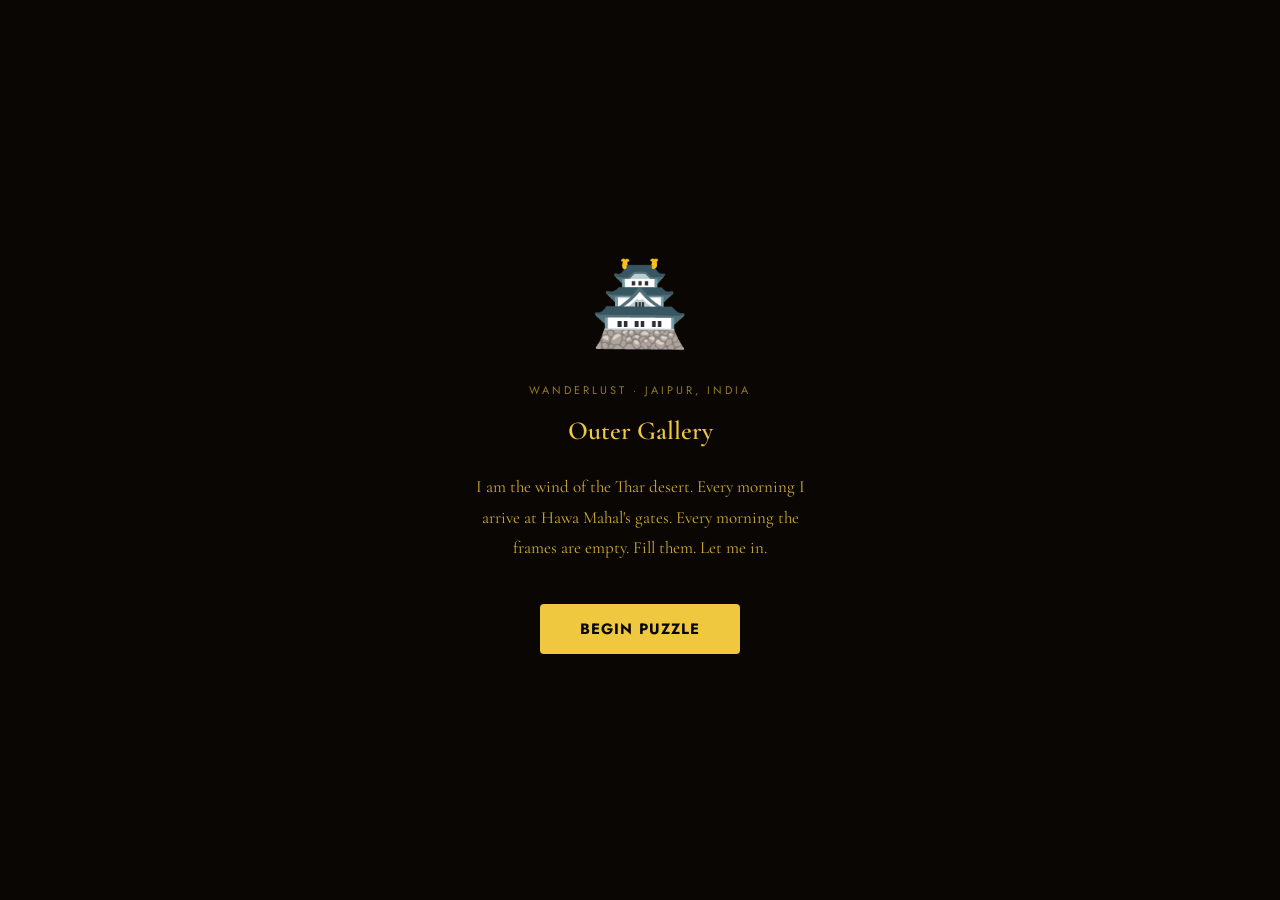
<file: wanderlust/wanderlust-standalone.html>
<!DOCTYPE html>
<html lang="en">
<head>
<meta charset="UTF-8">
<meta name="viewport" content="width=device-width, initial-scale=1.0">
<title>Wanderlust — Hawa Mahal</title>
<link rel="preconnect" href="https://fonts.googleapis.com">
<link href="https://fonts.googleapis.com/css2?family=Cormorant+Garamond:wght@400;600&family=Jost:wght@400;700&display=swap" rel="stylesheet">
<style>
* { box-sizing: border-box; margin: 0; padding: 0; }

body {
  font-family: 'Jost', sans-serif;
  background: #0A0603;
  color: #F0C840;
  min-height: 100vh;
  display: flex;
  flex-direction: column;
  align-items: center;
  justify-content: center;
  overflow: hidden;
}

#app {
  width: 100%;
  max-width: 420px;
  min-height: 100vh;
  display: flex;
  flex-direction: column;
  align-items: center;
  position: relative;
}

.screen { display: none; width: 100%; flex-direction: column; align-items: center; padding: 20px; }
.screen.active { display: flex; }

#sky {
  position: fixed; top: 0; left: 0; width: 100%; height: 100%;
  background: #0A0603;
  transition: background 1.5s ease;
  z-index: -1;
}

/* ── STORY SCREEN ── */
#story-screen { justify-content: center; min-height: 100vh; }
.story-badge { font-size: 11px; letter-spacing: 3px; text-transform: uppercase; opacity: 0.6; margin-bottom: 16px; }
.story-chapter { font-family: 'Cormorant Garamond', serif; font-size: 26px; font-weight: 600; text-align: center; margin-bottom: 24px; line-height: 1.3; }
.story-text { font-family: 'Cormorant Garamond', serif; font-size: 17px; line-height: 1.8; text-align: center; opacity: 0.85; max-width: 340px; margin-bottom: 40px; }
.story-palace { font-size: 80px; margin-bottom: 20px; }
.btn-primary {
  background: #F0C840; color: #0A0603;
  border: none; padding: 14px 40px;
  font-family: 'Jost', sans-serif; font-size: 15px; font-weight: 700;
  letter-spacing: 1px; text-transform: uppercase;
  cursor: pointer; border-radius: 4px;
  transition: opacity 0.2s;
}
.btn-primary:hover { opacity: 0.85; }

/* ── PUZZLE SCREEN ── */
#puzzle-screen { padding: 16px; }
.puzzle-header { width: 100%; display: flex; justify-content: space-between; align-items: center; margin-bottom: 12px; }
.puzzle-title { font-size: 13px; letter-spacing: 2px; text-transform: uppercase; opacity: 0.7; }
.puzzle-progress { font-size: 13px; opacity: 0.7; }

#palace-wrap { width: 100%; margin-bottom: 16px; }
#palace-svg { width: 100%; height: 120px; }

#window-name { font-family: 'Cormorant Garamond', serif; font-size: 20px; text-align: center; margin-bottom: 4px; }
#window-sub { font-size: 11px; letter-spacing: 2px; text-transform: uppercase; opacity: 0.5; margin-bottom: 16px; }

#grid-wrap {
  background: rgba(255,255,255,0.04);
  border: 1px solid rgba(240,200,64,0.15);
  border-radius: 8px;
  padding: 12px;
  margin-bottom: 16px;
  display: inline-block;
}
#grid { display: grid; gap: 3px; }

.cell {
  width: 48px; height: 48px;
  border-radius: 4px;
  cursor: pointer;
  transition: background 0.15s, transform 0.1s;
}
.cell.inactive { background: rgba(255,255,255,0.03); cursor: default; }
.cell.empty { background: rgba(240,200,64,0.08); border: 1px solid rgba(240,200,64,0.18); }
.cell.valid-target { background: rgba(240,200,64,0.25); border: 1px solid rgba(240,200,64,0.6); animation: pulse 0.8s infinite alternate; }
.cell.filled { cursor: pointer; }
@keyframes pulse { from { opacity: 0.7; } to { opacity: 1; } }

#tray-label { font-size: 11px; letter-spacing: 2px; text-transform: uppercase; opacity: 0.4; margin-bottom: 10px; align-self: flex-start; }
#tray { width: 100%; display: flex; flex-wrap: wrap; gap: 8px; margin-bottom: 16px; min-height: 64px; }

.piece-btn {
  display: grid;
  gap: 2px;
  padding: 6px;
  background: rgba(255,255,255,0.05);
  border: 2px solid transparent;
  border-radius: 6px;
  cursor: pointer;
  transition: border-color 0.15s, transform 0.1s;
}
.piece-btn:hover { transform: scale(1.05); }
.piece-btn.selected { border-color: #F0C840; }
.piece-cell { width: 16px; height: 16px; border-radius: 2px; }

#controls { display: flex; gap: 12px; width: 100%; }
#hint-btn {
  flex: 1; padding: 12px;
  background: transparent; border: 1px solid rgba(240,200,64,0.3);
  color: #F0C840; font-family: 'Jost', sans-serif; font-size: 13px;
  letter-spacing: 1px; text-transform: uppercase;
  cursor: pointer; border-radius: 4px; transition: border-color 0.2s;
}
#hint-btn:hover { border-color: #F0C840; }
#reset-btn {
  padding: 12px 20px;
  background: transparent; border: 1px solid rgba(255,255,255,0.15);
  color: rgba(255,255,255,0.4); font-family: 'Jost', sans-serif; font-size: 13px;
  letter-spacing: 1px; text-transform: uppercase;
  cursor: pointer; border-radius: 4px;
}
#reset-btn:hover { border-color: rgba(255,255,255,0.4); color: rgba(255,255,255,0.7); }

.stars { display: flex; gap: 4px; font-size: 18px; margin-bottom: 8px; }

#toast {
  position: fixed; bottom: 40px; left: 50%; transform: translateX(-50%);
  background: #F0C840; color: #0A0603;
  padding: 12px 24px; border-radius: 24px;
  font-size: 13px; font-weight: 700; letter-spacing: 1px;
  opacity: 0; transition: opacity 0.3s;
  pointer-events: none; white-space: nowrap; z-index: 100;
}
#toast.show { opacity: 1; }

/* ── WIN SCREEN ── */
#win-screen { justify-content: center; min-height: 100vh; }
.stamp-card {
  border: 2px solid #F0C840;
  border-radius: 12px;
  padding: 32px 28px;
  text-align: center;
  max-width: 300px;
  margin-bottom: 32px;
}
.stamp-icon { font-size: 64px; margin-bottom: 12px; }
.stamp-name { font-family: 'Cormorant Garamond', serif; font-size: 28px; margin-bottom: 4px; }
.stamp-city { font-size: 12px; letter-spacing: 3px; text-transform: uppercase; opacity: 0.5; margin-bottom: 16px; }
.stamp-fact { font-size: 13px; line-height: 1.7; opacity: 0.7; }
.win-label { font-size: 12px; letter-spacing: 3px; text-transform: uppercase; opacity: 0.5; margin-bottom: 8px; }

.cell.wrong { animation: wrong-flash 0.4s; }
@keyframes wrong-flash {
  0%,100% { background: rgba(240,200,64,0.08); }
  50% { background: rgba(255,80,80,0.4); }
}
</style>
</head>
<body>
<div id="sky"></div>
<div id="app">

  <!-- STORY SCREEN -->
  <div id="story-screen" class="screen active">
    <div class="story-palace">🏯</div>
    <div class="story-badge">Wanderlust · Jaipur, India</div>
    <div class="story-chapter" id="story-chapter">Hawa Mahal</div>
    <div class="story-text" id="story-text"></div>
    <button class="btn-primary" id="story-btn">Begin Puzzle</button>
  </div>

  <!-- PUZZLE SCREEN -->
  <div id="puzzle-screen" class="screen">
    <div class="puzzle-header">
      <span class="puzzle-title">Hawa Mahal</span>
      <span class="puzzle-progress" id="progress-text">Window 1 of 5</span>
    </div>
    <div id="palace-wrap">
      <svg id="palace-svg" viewBox="0 0 400 120" xmlns="http://www.w3.org/2000/svg">
        <g id="pal-base">
          <rect x="0" y="80" width="400" height="40" fill="#1a0f05" opacity="0.8"/>
          <rect x="20" y="60" width="360" height="25" fill="#1a0f05" opacity="0.8"/>
        </g>
        <g id="pal-w1" opacity="0.2"><rect x="25" y="40" width="55" height="35" rx="4" fill="#8B4513"/><rect x="35" y="20" width="35" height="25" rx="14" fill="#8B4513"/></g>
        <g id="pal-w2" opacity="0.2"><rect x="90" y="30" width="55" height="45" rx="4" fill="#8B4513"/><rect x="100" y="8" width="35" height="28" rx="14" fill="#8B4513"/></g>
        <g id="pal-w3" opacity="0.2"><rect x="160" y="20" width="80" height="55" rx="4" fill="#8B4513"/><rect x="175" y="0" width="50" height="30" rx="20" fill="#8B4513"/></g>
        <g id="pal-w4" opacity="0.2"><rect x="255" y="30" width="55" height="45" rx="4" fill="#8B4513"/><rect x="265" y="8" width="35" height="28" rx="14" fill="#8B4513"/></g>
        <g id="pal-w5" opacity="0.2"><rect x="320" y="40" width="55" height="35" rx="4" fill="#8B4513"/><rect x="330" y="20" width="35" height="25" rx="14" fill="#8B4513"/></g>
      </svg>
    </div>
    <div id="window-name">Side Gallery Window</div>
    <div id="window-sub">Fill the frame · Window 1 of 5</div>
    <div id="grid-wrap"><div id="grid"></div></div>
    <div id="tray-label">Pieces</div>
    <div id="tray"></div>
    <div id="controls">
      <button id="hint-btn">💡 Hint</button>
      <button id="reset-btn">Reset</button>
    </div>
  </div>

  <!-- WIN SCREEN -->
  <div id="win-screen" class="screen">
    <div class="win-label">Palace Awakened</div>
    <div class="stamp-card">
      <div class="stamp-icon">🏯</div>
      <div class="stamp-name">Hawa Mahal</div>
      <div class="stamp-city">Jaipur · Rajasthan · India</div>
      <div class="stars" id="win-stars"></div>
      <div class="stamp-fact">Built in 1799 by Maharaja Sawai Pratap Singh, Hawa Mahal's 953 windows were designed so royal women could observe street life while remaining unseen.</div>
    </div>
    <button class="btn-primary" id="next-city-btn">Explore Next City →</button>
  </div>

</div>
<div id="toast"></div>

<script>
// ── DATA ─────────────────────────────────────────────────────────────────────

const COLORS = {
  terracotta: '#C1440E',
  gold:       '#D4A017',
  blue:       '#1B4F8A',
  brown:      '#6B3A2A',
  green:      '#2D6A4F',
  rose:       '#B5445A',
  sand:       '#C9A96E',
};

const WINDOWS = [
  {
    name: 'Side Gallery Window',
    cols: 4, rows: 4,
    active: [1,1,1,1, 1,1,1,1, 1,1,1,1, 1,1,1,1],
    pieces: [
      { id:'p1', shape:[[0,0],[0,1],[1,0],[1,1]], color:'gold'       },
      { id:'p2', shape:[[0,0],[1,0],[2,0],[2,1]], color:'terracotta' },
      { id:'p3', shape:[[0,0],[0,1],[1,1],[2,1]], color:'blue'       },
      { id:'p4', shape:[[0,0],[0,1]],             color:'brown'      },
      { id:'p5', shape:[[0,0]],                   color:'sand'       },
    ],
  },
  {
    name: 'Left Tower Arch',
    cols: 4, rows: 5,
    active: [0,1,1,0, 1,1,1,1, 1,1,1,1, 1,1,1,1, 1,1,1,1],
    pieces: [
      { id:'p1', shape:[[0,0],[0,1],[1,0],[1,1]], color:'gold'       },
      { id:'p2', shape:[[0,0],[1,0],[2,0],[2,1]], color:'terracotta' },
      { id:'p3', shape:[[0,0],[0,1],[1,1],[2,1]], color:'blue'       },
      { id:'p4', shape:[[0,0],[1,0],[1,1],[2,1]], color:'rose'       },
      { id:'p5', shape:[[0,0],[0,1]],             color:'brown'      },
      { id:'p6', shape:[[0,0]],                   color:'sand'       },
    ],
  },
  {
    name: 'Central Royal Arch',
    cols: 5, rows: 5,
    active: [0,1,1,1,0, 1,1,1,1,1, 1,1,1,1,1, 1,1,1,1,1, 1,1,1,1,1],
    pieces: [
      { id:'p1', shape:[[0,0],[0,1],[1,0],[1,1]], color:'gold'       },
      { id:'p2', shape:[[0,0],[1,0],[2,0],[2,1]], color:'terracotta' },
      { id:'p3', shape:[[0,0],[0,1],[1,1],[2,1]], color:'blue'       },
      { id:'p4', shape:[[0,0],[1,0],[1,1],[2,1]], color:'rose'       },
      { id:'p5', shape:[[0,0],[0,1],[0,2],[1,1]], color:'green'      },
      { id:'p6', shape:[[0,0],[0,1]],             color:'brown'      },
      { id:'p7', shape:[[0,0]],                   color:'sand'       },
    ],
  },
  {
    name: 'Right Tower Arch',
    cols: 4, rows: 5,
    active: [0,1,1,0, 1,1,1,1, 1,1,1,1, 1,1,1,1, 1,1,1,1],
    pieces: [
      { id:'p1', shape:[[0,0],[0,1],[1,0],[1,1]], color:'gold'       },
      { id:'p2', shape:[[0,0],[1,0],[2,0],[1,1]], color:'terracotta' },
      { id:'p3', shape:[[0,0],[0,1],[1,0],[2,0]], color:'blue'       },
      { id:'p4', shape:[[0,0],[1,0],[1,1],[2,1]], color:'rose'       },
      { id:'p5', shape:[[0,0],[0,1]],             color:'brown'      },
      { id:'p6', shape:[[0,0]],                   color:'sand'       },
    ],
  },
  {
    name: 'Grand Entrance',
    cols: 4, rows: 6,
    active: [0,1,1,0, 1,1,1,1, 1,1,1,1, 1,1,1,1, 1,1,1,1, 1,1,1,1],
    pieces: [
      { id:'p1', shape:[[0,0],[0,1],[1,0],[1,1]], color:'gold'       },
      { id:'p2', shape:[[0,0],[1,0],[2,0],[2,1]], color:'terracotta' },
      { id:'p3', shape:[[0,0],[0,1],[1,1],[2,1]], color:'blue'       },
      { id:'p4', shape:[[0,0],[1,0],[1,1],[2,1]], color:'rose'       },
      { id:'p5', shape:[[0,0],[0,1],[0,2],[1,1]], color:'green'      },
      { id:'p6', shape:[[0,0],[0,1]],             color:'brown'      },
      { id:'p7', shape:[[0,0]],                   color:'sand'       },
    ],
  },
];

const STORY = [
  { chapter:'Outer Gallery',  text:'I am the wind of the Thar desert. Every morning I arrive at Hawa Mahal\'s gates. Every morning the frames are empty. Fill them. Let me in.' },
  { chapter:'Left Tower',     text:'I slipped through the outer gallery. But the three great towers still sleep. Their arched eyes are shut. I must go higher.' },
  { chapter:'Central Arch',   text:'The royal arch. The grandest window. No wind has passed through in two centuries. Today that changes.' },
  { chapter:'Right Tower',    text:'I move symmetrically, as the architect intended. The right tower mirrors the left. Balance restored.' },
  { chapter:'Grand Entrance', text:'The deepest chamber. The queen\'s entrance. One last frame to fill. Guide me home.' },
];

const SKY_COLORS = ['#0A0603','#1A0E08','#2D1A0A','#5C3010','#8B5020','#F0C840'];

// ── STATE ────────────────────────────────────────────────────────────────────

const state = {
  windowIdx: 0,
  selectedPiece: null,
  grid: [],
  pieces: [],
  wrongPlacements: 0,
  completedWindows: [],
};

// ── HELPERS ──────────────────────────────────────────────────────────────────

const idx = (r, c, cols) => r * cols + c;

function showScreen(id) {
  document.querySelectorAll('.screen').forEach(s => s.classList.remove('active'));
  document.getElementById(id).classList.add('active');
}

function showToast(msg) {
  const t = document.getElementById('toast');
  t.textContent = msg;
  t.classList.add('show');
  setTimeout(() => t.classList.remove('show'), 2200);
}

function setSky(level) {
  document.getElementById('sky').style.background = SKY_COLORS[Math.min(level, SKY_COLORS.length - 1)];
}

function lightPalaceWindow(n) {
  const el = document.getElementById('pal-w' + (n + 1));
  if (!el) return;
  el.style.transition = 'opacity 1.2s';
  el.style.opacity = '1';
  el.querySelectorAll('rect').forEach(r => {
    r.setAttribute('fill', '#F0C840');
  });
}

function getPiece(id) { return state.pieces.find(p => p.id === id); }

// ── RENDER ───────────────────────────────────────────────────────────────────

function renderGrid() {
  const win = WINDOWS[state.windowIdx];
  const grid = document.getElementById('grid');
  grid.style.gridTemplateColumns = `repeat(${win.cols}, 48px)`;
  grid.innerHTML = '';

  for (let r = 0; r < win.rows; r++) {
    for (let c = 0; c < win.cols; c++) {
      const i = idx(r, c, win.cols);
      const cell = document.createElement('div');
      cell.className = 'cell';
      cell.dataset.row = r;
      cell.dataset.col = c;

      if (!win.active[i]) {
        cell.classList.add('inactive');
      } else if (state.grid[i]) {
        const piece = getPiece(state.grid[i]);
        cell.classList.add('filled');
        cell.style.background = COLORS[piece.color];
        cell.style.border = '1px solid rgba(0,0,0,0.3)';
        cell.addEventListener('click', () => liftPiece(r, c));
      } else {
        cell.classList.add('empty');
        if (state.selectedPiece && canPlace(state.selectedPiece, r, c)) {
          cell.classList.add('valid-target');
        }
        cell.addEventListener('click', () => placePiece(r, c));
      }
      grid.appendChild(cell);
    }
  }
}

function renderTray() {
  const tray = document.getElementById('tray');
  tray.innerHTML = '';
  state.pieces.forEach(piece => {
    if (piece.placed) return;
    const rows = Math.max(...piece.shape.map(([r]) => r)) + 1;
    const cols = Math.max(...piece.shape.map(([,c]) => c)) + 1;
    const btn = document.createElement('div');
    btn.className = 'piece-btn' + (state.selectedPiece === piece.id ? ' selected' : '');
    btn.style.gridTemplateColumns = `repeat(${cols}, 16px)`;
    btn.style.gridTemplateRows    = `repeat(${rows}, 16px)`;

    const cells = Array.from({ length: rows * cols }, () => {
      const d = document.createElement('div');
      d.className = 'piece-cell';
      return d;
    });
    piece.shape.forEach(([r, c]) => {
      cells[r * cols + c].style.background = COLORS[piece.color];
    });
    cells.forEach(c => btn.appendChild(c));
    btn.addEventListener('click', () => selectPiece(piece.id));
    tray.appendChild(btn);
  });
}

// ── PIECE LOGIC ───────────────────────────────────────────────────────────────

function selectPiece(id) {
  state.selectedPiece = state.selectedPiece === id ? null : id;
  renderGrid();
  renderTray();
}

function canPlace(pieceId, row, col) {
  const win = WINDOWS[state.windowIdx];
  const piece = getPiece(pieceId);
  return piece.shape.every(([dr, dc]) => {
    const r = row + dr, c = col + dc;
    if (r < 0 || r >= win.rows || c < 0 || c >= win.cols) return false;
    const i = idx(r, c, win.cols);
    return win.active[i] && !state.grid[i];
  });
}

function placePiece(row, col) {
  if (!state.selectedPiece) return;
  if (!canPlace(state.selectedPiece, row, col)) {
    state.wrongPlacements++;
    const win = WINDOWS[state.windowIdx];
    const cells = document.getElementById('grid').querySelectorAll('.cell');
    const i = idx(row, col, win.cols);
    cells[i].classList.add('wrong');
    setTimeout(() => cells[i].classList.remove('wrong'), 400);
    return;
  }
  const win = WINDOWS[state.windowIdx];
  const piece = getPiece(state.selectedPiece);
  piece.shape.forEach(([dr, dc]) => {
    state.grid[idx(row + dr, col + dc, win.cols)] = piece.id;
  });
  piece.placed = true;
  state.selectedPiece = null;
  renderGrid();
  renderTray();
  checkCompletion();
}

function liftPiece(row, col) {
  const win = WINDOWS[state.windowIdx];
  const pieceId = state.grid[idx(row, col, win.cols)];
  if (!pieceId) return;
  const piece = getPiece(pieceId);
  for (let r = 0; r < win.rows; r++)
    for (let c = 0; c < win.cols; c++)
      if (state.grid[idx(r, c, win.cols)] === pieceId)
        state.grid[idx(r, c, win.cols)] = null;
  piece.placed = false;
  state.selectedPiece = pieceId;
  renderGrid();
  renderTray();
}

function checkCompletion() {
  const win = WINDOWS[state.windowIdx];
  const done = win.active.every((active, i) => !active || state.grid[i]);
  if (!done) return;

  const stars = state.wrongPlacements === 0 ? 3 : state.wrongPlacements <= 3 ? 2 : 1;
  state.completedWindows.push({ idx: state.windowIdx, stars });
  lightPalaceWindow(state.windowIdx);
  setSky(state.completedWindows.length);
  showToast('✨ ' + win.name + ' restored!');

  if (state.windowIdx < WINDOWS.length - 1) {
    setTimeout(() => {
      state.windowIdx++;
      loadWindow(state.windowIdx);
      loadStory(state.windowIdx);
      showScreen('story-screen');
    }, 1800);
  } else {
    setTimeout(showWin, 1800);
  }
}

// ── HINT / RESET ──────────────────────────────────────────────────────────────

document.getElementById('hint-btn').addEventListener('click', () => {
  const next = state.pieces.find(p => !p.placed);
  if (!next) return;
  showToast('Try the ' + next.color + ' piece next');
  selectPiece(next.id);
});

document.getElementById('reset-btn').addEventListener('click', () => loadWindow(state.windowIdx));

// ── WINDOW LOADER ─────────────────────────────────────────────────────────────

function loadWindow(i) {
  const win = WINDOWS[i];
  state.grid = win.active.map(() => null);
  state.pieces = win.pieces.map(p => ({ ...p, shape: p.shape.map(s => [...s]), placed: false }));
  state.selectedPiece = null;
  state.wrongPlacements = 0;
  document.getElementById('window-name').textContent = win.name;
  document.getElementById('window-sub').textContent = 'Fill the frame · Window ' + (i+1) + ' of ' + WINDOWS.length;
  document.getElementById('progress-text').textContent = 'Window ' + (i+1) + ' of ' + WINDOWS.length;
  renderGrid();
  renderTray();
}

// ── STORY ─────────────────────────────────────────────────────────────────────

function loadStory(i) {
  const s = STORY[i];
  document.getElementById('story-chapter').textContent = s.chapter;
  document.getElementById('story-text').textContent = s.text;
  document.getElementById('story-btn').textContent = i === 0 ? 'Begin Puzzle' : 'Continue';
}

document.getElementById('story-btn').addEventListener('click', () => showScreen('puzzle-screen'));

// ── WIN ───────────────────────────────────────────────────────────────────────

function showWin() {
  const total = state.completedWindows.reduce((s, w) => s + w.stars, 0);
  const filled = Math.round((total / (WINDOWS.length * 3)) * 3);
  document.getElementById('win-stars').innerHTML =
    [0,1,2].map(i => i < filled ? '⭐' : '☆').join('');
  showScreen('win-screen');
}

document.getElementById('next-city-btn').addEventListener('click', () => showToast('More cities coming soon! 🌍'));

// ── BOOT ──────────────────────────────────────────────────────────────────────
loadStory(0);
loadWindow(0);
setSky(0);
</script>
</body>
</html>
</file>
